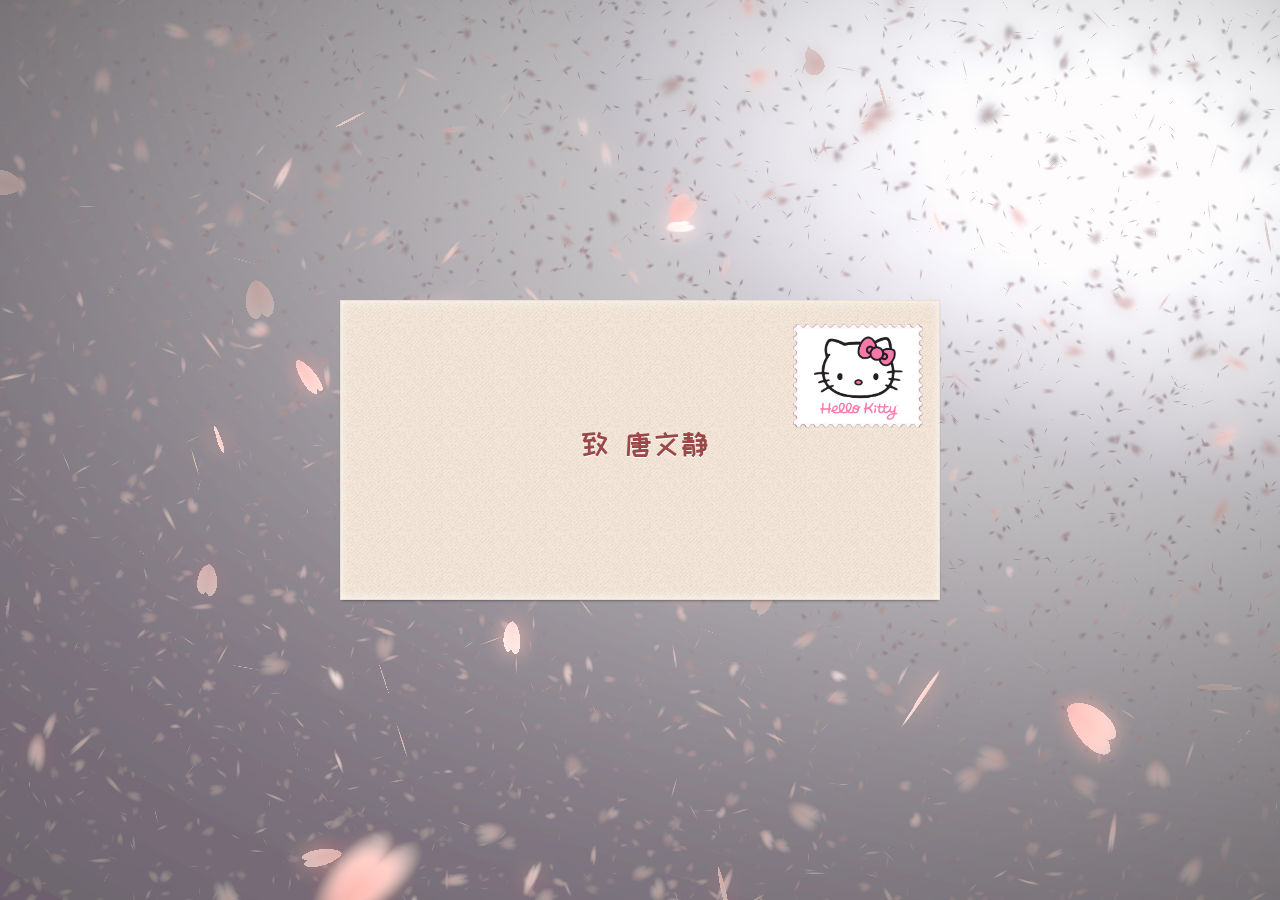
<file: index.html>
<!DOCTYPE html>
<html>

<head>
    <meta http-equiv="Content-Type" content="text/html; charset=UTF-8" />
    <meta http-equiv="X-UA-Compatible" content="IE=edge,chrome=1" />
    <meta name="description" content="Put on headphones" />
    <title>给你的一封信</title>
    <link rel="shortcut icon" type="image/x-icon" href="img/favicon.ico" />
    <link href="https://fonts.googleapis.com/css2?family=Dancing+Script:wght@400;500;600;700&family=Ma+Shan+Zheng&family=ZCOOL+KuaiLe&family=ZCOOL+QingKe+HuangYou&display=swap" rel="stylesheet" />
    <link rel="stylesheet" href="css/main.css" />
    <link rel="stylesheet" href="css/letter.css" />
    <link rel="stylesheet" href="css/sakura.css" />
    <link rel="stylesheet" href="css/typed.css" />
    <link rel="stylesheet" href="css/bgm.css" />
    <script type="text/javascript" src="https://cdn.bootcdn.net/ajax/libs/jquery/3.7.1/jquery.min.js"
        charset="utf-8"></script>
    <script type="text/javascript" src="js/typed.js" charset="utf-8"></script>
</head>

<body class="unselect">
    <div id="jsi-cherry-container">
        <canvas id="sakura"></canvas>
        <div class="heart"></div>
    </div>
    <div id="envelope">
        <section class="container" id="contact">
            <form class="flip">
                <div class="front">
                    <a id="stamp" href="#"><img src="./img/stamp.png" alt="stamp"></a>
                    <span id="recipient"></span>
                </div>
                <div id="content" class="back">
                    <div id="letter">
                        <div class="container">
                            <div class="flip">
                                <div class="front"></div>
                                <div class="back">
                                    <div id="data">
                                        <p class="letter"></p>
                                    </div>
                                    <a id="close" href="#"></a>
                                </div>
                            </div>
                        </div>
                    </div>
                    <div id="top">
                        <a id="wax-half" href="#"></a>
                        <a id="flipback" href="#contact">♥</a>
                    </div>
                    <div id="lid" class="container">
                        <div class="flip">
                            <div class="front">
                                <a id="open" href="#content"><span id="wax"></span></a>
                            </div>
                            <div class="back"></div>
                        </div>
                    </div>
                </div>
            </form>
        </section>
        <div id="footer">
            <audio id="music" preload="auto" loop></audio>
            <a id="music_btn" class="play" href="javascript:playPause();"></a>
        </div>
    </div>
    <!-- sakura shader -->
    <script id="sakura_point_vsh" type="x-shader/x_vertex">
        uniform mat4 uProjection;
        uniform mat4 uModelview;
        uniform vec3 uResolution;
        uniform vec3 uOffset;
        uniform vec3 uDOF;  //x:focus distance, y:focus radius, z:max radius
        uniform vec3 uFade; //x:start distance, y:half distance, z:near fade start

        attribute vec3 aPosition;
        attribute vec3 aEuler;
        attribute vec2 aMisc; //x:size, y:fade

        varying vec3 pposition;
        varying float psize;
        varying float palpha;
        varying float pdist;

        //varying mat3 rotMat;
        varying vec3 normX;
        varying vec3 normY;
        varying vec3 normZ;
        varying vec3 normal;

        varying float diffuse;
        varying float specular;
        varying float rstop;
        varying float distancefade;

        void main(void) {
            // Projection is based on vertical angle
            vec4 pos = uModelview * vec4(aPosition + uOffset, 1.0);
            gl_Position = uProjection * pos;
            gl_PointSize = aMisc.x * uProjection[1][1] / -pos.z * uResolution.y * 0.5;
            
            pposition = pos.xyz;
            psize = aMisc.x;
            pdist = length(pos.xyz);
            palpha = smoothstep(0.0, 1.0, (pdist - 0.1) / uFade.z);
            
            vec3 elrsn = sin(aEuler);
            vec3 elrcs = cos(aEuler);
            mat3 rotx = mat3(
                1.0, 0.0, 0.0,
                0.0, elrcs.x, elrsn.x,
                0.0, -elrsn.x, elrcs.x
            );
            mat3 roty = mat3(
                elrcs.y, 0.0, -elrsn.y,
                0.0, 1.0, 0.0,
                elrsn.y, 0.0, elrcs.y
            );
            mat3 rotz = mat3(
                elrcs.z, elrsn.z, 0.0, 
                -elrsn.z, elrcs.z, 0.0,
                0.0, 0.0, 1.0
            );
            mat3 rotmat = rotx * roty * rotz;
            normal = rotmat[2];
            
            mat3 trrotm = mat3(
                rotmat[0][0], rotmat[1][0], rotmat[2][0],
                rotmat[0][1], rotmat[1][1], rotmat[2][1],
                rotmat[0][2], rotmat[1][2], rotmat[2][2]
            );
            normX = trrotm[0];
            normY = trrotm[1];
            normZ = trrotm[2];
            
            const vec3 lit = vec3(0.6917144638660746, 0.6917144638660746, -0.20751433915982237);
            
            float tmpdfs = dot(lit, normal);
            if(tmpdfs < 0.0) {
                normal = -normal;
                tmpdfs = dot(lit, normal);
            }
            diffuse = 0.4 + tmpdfs;
            
            vec3 eyev = normalize(-pos.xyz);
            if(dot(eyev, normal) > 0.0) {
                vec3 hv = normalize(eyev + lit);
                specular = pow(max(dot(hv, normal), 0.0), 20.0);
            }
            else {
                specular = 0.0;
            }
            
            rstop = clamp((abs(pdist - uDOF.x) - uDOF.y) / uDOF.z, 0.0, 1.0);
            rstop = pow(rstop, 0.5);
            //-0.69315 = ln(0.5)
            distancefade = min(1.0, exp((uFade.x - pdist) * 0.69315 / uFade.y));
        }
    </script>
    <script id="sakura_point_fsh" type="x-shader/x_fragment">
        #ifdef GL_ES
        //precision mediump float;
        precision highp float;
        #endif

        uniform vec3 uDOF;  //x:focus distance, y:focus radius, z:max radius
        uniform vec3 uFade; //x:start distance, y:half distance, z:near fade start

        const vec3 fadeCol = vec3(0.08, 0.03, 0.06);

        varying vec3 pposition;
        varying float psize;
        varying float palpha;
        varying float pdist;

        //varying mat3 rotMat;
        varying vec3 normX;
        varying vec3 normY;
        varying vec3 normZ;
        varying vec3 normal;

        varying float diffuse;
        varying float specular;
        varying float rstop;
        varying float distancefade;

        float ellipse(vec2 p, vec2 o, vec2 r) {
            vec2 lp = (p - o) / r;
            return length(lp) - 1.0;
        }

        void main(void) {
            vec3 p = vec3(gl_PointCoord - vec2(0.5, 0.5), 0.0) * 2.0;
            vec3 d = vec3(0.0, 0.0, -1.0);
            float nd = normZ.z; //dot(-normZ, d);
            if(abs(nd) < 0.0001) discard;
            
            float np = dot(normZ, p);
            vec3 tp = p + d * np / nd;
            vec2 coord = vec2(dot(normX, tp), dot(normY, tp));
            
            //angle = 15 degree
            const float flwrsn = 0.258819045102521;
            const float flwrcs = 0.965925826289068;
            mat2 flwrm = mat2(flwrcs, -flwrsn, flwrsn, flwrcs);
            vec2 flwrp = vec2(abs(coord.x), coord.y) * flwrm;
            
            float r;
            if(flwrp.x < 0.0) {
                r = ellipse(flwrp, vec2(0.065, 0.024) * 0.5, vec2(0.36, 0.96) * 0.5);
            }
            else {
                r = ellipse(flwrp, vec2(0.065, 0.024) * 0.5, vec2(0.58, 0.96) * 0.5);
            }
            
            if(r > rstop) discard;
            
            vec3 col = mix(vec3(1.0, 0.8, 0.75), vec3(1.0, 0.9, 0.87), r);
            float grady = mix(0.0, 1.0, pow(coord.y * 0.5 + 0.5, 0.35));
            col *= vec3(1.0, grady, grady);
            col *= mix(0.8, 1.0, pow(abs(coord.x), 0.3));
            col = col * diffuse + specular;
            
            col = mix(fadeCol, col, distancefade);
            
            float alpha = (rstop > 0.001)? (0.5 - r / (rstop * 2.0)) : 1.0;
            alpha = smoothstep(0.0, 1.0, alpha) * palpha;
            
            gl_FragColor = vec4(col * 0.5, alpha);
        }
    </script>
    <!-- effects -->
    <script id="fx_common_vsh" type="x-shader/x_vertex">
        uniform vec3 uResolution;
        attribute vec2 aPosition;

        varying vec2 texCoord;
        varying vec2 screenCoord;

        void main(void) {
            gl_Position = vec4(aPosition, 0.0, 1.0);
            texCoord = aPosition.xy * 0.5 + vec2(0.5, 0.5);
            screenCoord = aPosition.xy * vec2(uResolution.z, 1.0);
        }
    </script>
    <script id="bg_fsh" type="x-shader/x_fragment">
        #ifdef GL_ES
        //precision mediump float;
        precision highp float;
        #endif

        uniform vec2 uTimes;

        varying vec2 texCoord;
        varying vec2 screenCoord;

        void main(void) {
            vec3 col;
            float c;
            vec2 tmpv = texCoord * vec2(0.8, 1.0) - vec2(0.95, 1.0);
            c = exp(-pow(length(tmpv) * 1.8, 2.0));
            col = mix(vec3(0.02, 0.0, 0.03), vec3(0.96, 0.98, 1.0) * 1.5, c);
            gl_FragColor = vec4(col * 0.5, 1.0);
        }
    </script>
    <script id="fx_brightbuf_fsh" type="x-shader/x_fragment">
        #ifdef GL_ES
        //precision mediump float;
        precision highp float;
        #endif
        uniform sampler2D uSrc;
        uniform vec2 uDelta;

        varying vec2 texCoord;
        varying vec2 screenCoord;

        void main(void) {
            vec4 col = texture2D(uSrc, texCoord);
            gl_FragColor = vec4(col.rgb * 2.0 - vec3(0.5), 1.0);
        }
    </script>
    <script id="fx_dirblur_r4_fsh" type="x-shader/x_fragment">
        #ifdef GL_ES
        //precision mediump float;
        precision highp float;
        #endif
        uniform sampler2D uSrc;
        uniform vec2 uDelta;
        uniform vec4 uBlurDir; //dir(x, y), stride(z, w)

        varying vec2 texCoord;
        varying vec2 screenCoord;

        void main(void) {
            vec4 col = texture2D(uSrc, texCoord);
            col = col + texture2D(uSrc, texCoord + uBlurDir.xy * uDelta);
            col = col + texture2D(uSrc, texCoord - uBlurDir.xy * uDelta);
            col = col + texture2D(uSrc, texCoord + (uBlurDir.xy + uBlurDir.zw) * uDelta);
            col = col + texture2D(uSrc, texCoord - (uBlurDir.xy + uBlurDir.zw) * uDelta);
            gl_FragColor = col / 5.0;
        }
    </script>
    <!-- effect fragment shader template -->
    <script id="fx_common_fsh" type="x-shader/x_fragment">
        #ifdef GL_ES
        //precision mediump float;
        precision highp float;
        #endif
        uniform sampler2D uSrc;
        uniform vec2 uDelta;

        varying vec2 texCoord;
        varying vec2 screenCoord;

        void main(void) {
            gl_FragColor = texture2D(uSrc, texCoord);
        }
    </script>
    <!-- post processing -->
    <script id="pp_final_vsh" type="x-shader/x_vertex">
        uniform vec3 uResolution;
        attribute vec2 aPosition;
        varying vec2 texCoord;
        varying vec2 screenCoord;
        void main(void) {
            gl_Position = vec4(aPosition, 0.0, 1.0);
            texCoord = aPosition.xy * 0.5 + vec2(0.5, 0.5);
            screenCoord = aPosition.xy * vec2(uResolution.z, 1.0);
        }
    </script>
    <script id="pp_final_fsh" type="x-shader/x_fragment">
        #ifdef GL_ES
        //precision mediump float;
        precision highp float;
        #endif
        uniform sampler2D uSrc;
        uniform sampler2D uBloom;
        uniform vec2 uDelta;
        varying vec2 texCoord;
        varying vec2 screenCoord;
        void main(void) {
            vec4 srccol = texture2D(uSrc, texCoord) * 2.0;
            vec4 bloomcol = texture2D(uBloom, texCoord);
            vec4 col;
            col = srccol + bloomcol * (vec4(1.0) + srccol);
            col *= smoothstep(1.0, 0.0, pow(length((texCoord - vec2(0.5)) * 2.0), 1.2) * 0.5);
            col = pow(col, vec4(0.45454545454545)); //(1.0 / 2.2)
            
            gl_FragColor = vec4(col.rgb, 1.0);
            gl_FragColor.a = 1.0;
        }
    </script>
</body>
<script type="text/javascript" src="js/sakura.js" charset="utf-8"></script>
<script type="text/javascript" src="js/letter.js" charset="utf-8"></script>
<script type="text/javascript" src="js/main.js" charset="utf-8"></script>

</html>
</file>
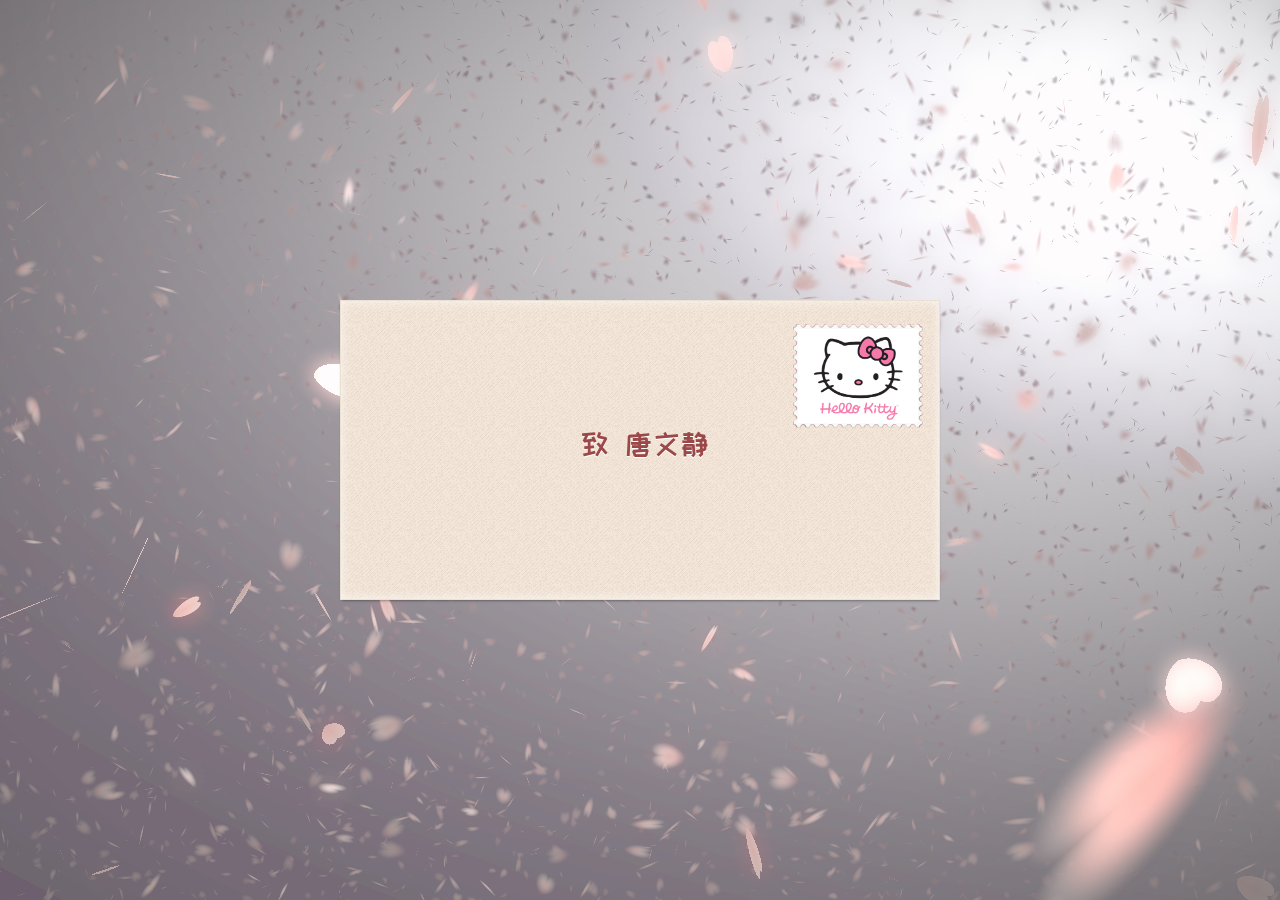
<file: index_original_backup.html>
<!DOCTYPE html>
<html>

<head>
    <meta http-equiv="Content-Type" content="text/html; charset=UTF-8" />
    <meta http-equiv="X-UA-Compatible" content="IE=edge,chrome=1" />
    <meta name="viewport" content="width=device-width, initial-scale=1.0" />
    <meta name="description" content="Put on headphones" />
    <title>eLuvLetter</title>
    <link rel="shortcut icon" type="image/x-icon" href="img/favicon.ico" />
    <link href="https://fonts.googleapis.com/css2?family=Dancing+Script:wght@400;500;600;700&family=Ma+Shan+Zheng&family=ZCOOL+KuaiLe&family=ZCOOL+QingKe+HuangYou&display=swap" rel="stylesheet">
    <link rel="stylesheet" href="css/main.css" />
    <link rel="stylesheet" href="css/letter.css" />
    <link rel="stylesheet" href="css/sakura.css" />
    <link rel="stylesheet" href="css/typed.css" />
    <link rel="stylesheet" href="css/bgm.css" />
    <script type="text/javascript" src="https://cdn.bootcdn.net/ajax/libs/jquery/3.7.1/jquery.min.js"
        charset="utf-8"></script>
    <script type="text/javascript" src="js/typed.js" charset="utf-8"></script>
</head>

<body class="unselect">
    <div id="jsi-cherry-container">
        <canvas id="sakura"></canvas>
    </div>
    <div id="envelope">
        <section class="container" id="contact">
            <form class="flip">
                <div class="front">
                    <a id="stamp" href="#"><img src="./img/hello kitty.png" alt="stamp"></a>
                    <span id="recipient"></span>
                </div>
                <div id="content" class="back">
                    <div id="letter">
                        <div class="container">
                            <div class="flip">
                                <div class="front"></div>
                                <div class="back">
                                    <div id="data">
                                        <p class="letter"></p>
                                    </div>
                                    <a id="close" href="#"></a>
                                </div>
                            </div>
                        </div>
                    </div>
                    <div id="top">
                        <a id="wax-half" href="#"></a>
                        <a id="flipback" href="#contact">♥</a>
                    </div>
                    <div id="lid" class="container">
                        <div class="flip">
                            <div class="front">
                                <a id="open" href="#content"><span id="wax"></span></a>
                            </div>
                            <div class="back"></div>
                        </div>
                    </div>
                </div>
            </form>
        </section>
        <div id="footer">
            <audio id="music" preload="auto" loop></audio>
            <a id="music_btn" class="play" href="javascript:playPause();"></a>
        </div>
    </div>
    <!-- sakura shader -->
    <script id="sakura_point_vsh" type="x-shader/x_vertex">
        uniform mat4 uProjection;
        uniform mat4 uModelview;
        uniform vec3 uResolution;
        uniform vec3 uOffset;
        uniform vec3 uDOF;  //x:focus distance, y:focus radius, z:max radius
        uniform vec3 uFade; //x:start distance, y:half distance, z:near fade start

        attribute vec3 aPosition;
        attribute vec3 aEuler;
        attribute vec2 aMisc; //x:size, y:fade

        varying vec3 pposition;
        varying float psize;
        varying float palpha;
        varying float pdist;

        //varying mat3 rotMat;
        varying vec3 normX;
        varying vec3 normY;
        varying vec3 normZ;
        varying vec3 normal;

        varying float diffuse;
        varying float specular;
        varying float rstop;
        varying float distancefade;

        void main(void) {
            // Projection is based on vertical angle
            vec4 pos = uModelview * vec4(aPosition + uOffset, 1.0);
            gl_Position = uProjection * pos;
            gl_PointSize = aMisc.x * uProjection[1][1] / -pos.z * uResolution.y * 0.5;
            
            pposition = pos.xyz;
            psize = aMisc.x;
            pdist = length(pos.xyz);
            palpha = smoothstep(0.0, 1.0, (pdist - 0.1) / uFade.z);
            
            vec3 elrsn = sin(aEuler);
            vec3 elrcs = cos(aEuler);
            mat3 rotx = mat3(
                1.0, 0.0, 0.0,
                0.0, elrcs.x, elrsn.x,
                0.0, -elrsn.x, elrcs.x
            );
            mat3 roty = mat3(
                elrcs.y, 0.0, -elrsn.y,
                0.0, 1.0, 0.0,
                elrsn.y, 0.0, elrcs.y
            );
            mat3 rotz = mat3(
                elrcs.z, elrsn.z, 0.0, 
                -elrsn.z, elrcs.z, 0.0,
                0.0, 0.0, 1.0
            );
            mat3 rotmat = rotx * roty * rotz;
            normal = rotmat[2];
            
            mat3 trrotm = mat3(
                rotmat[0][0], rotmat[1][0], rotmat[2][0],
                rotmat[0][1], rotmat[1][1], rotmat[2][1],
                rotmat[0][2], rotmat[1][2], rotmat[2][2]
            );
            normX = trrotm[0];
            normY = trrotm[1];
            normZ = trrotm[2];
            
            const vec3 lit = vec3(0.6917144638660746, 0.6917144638660746, -0.20751433915982237);
            
            float tmpdfs = dot(lit, normal);
            if(tmpdfs < 0.0) {
                normal = -normal;
                tmpdfs = dot(lit, normal);
            }
            diffuse = 0.4 + tmpdfs;
            
            vec3 eyev = normalize(-pos.xyz);
            if(dot(eyev, normal) > 0.0) {
                vec3 hv = normalize(eyev + lit);
                specular = pow(max(dot(hv, normal), 0.0), 20.0);
            }
            else {
                specular = 0.0;
            }
            
            rstop = clamp((abs(pdist - uDOF.x) - uDOF.y) / uDOF.z, 0.0, 1.0);
            rstop = pow(rstop, 0.5);
            //-0.69315 = ln(0.5)
            distancefade = min(1.0, exp((uFade.x - pdist) * 0.69315 / uFade.y));
        }
    </script>
    <script id="sakura_point_fsh" type="x-shader/x_fragment">
        #ifdef GL_ES
        //precision mediump float;
        precision highp float;
        #endif

        uniform vec3 uDOF;  //x:focus distance, y:focus radius, z:max radius
        uniform vec3 uFade; //x:start distance, y:half distance, z:near fade start

        const vec3 fadeCol = vec3(0.08, 0.03, 0.06);

        varying vec3 pposition;
        varying float psize;
        varying float palpha;
        varying float pdist;

        //varying mat3 rotMat;
        varying vec3 normX;
        varying vec3 normY;
        varying vec3 normZ;
        varying vec3 normal;

        varying float diffuse;
        varying float specular;
        varying float rstop;
        varying float distancefade;

        float ellipse(vec2 p, vec2 o, vec2 r) {
            vec2 lp = (p - o) / r;
            return length(lp) - 1.0;
        }

        void main(void) {
            vec3 p = vec3(gl_PointCoord - vec2(0.5, 0.5), 0.0) * 2.0;
            vec3 d = vec3(0.0, 0.0, -1.0);
            float nd = normZ.z; //dot(-normZ, d);
            if(abs(nd) < 0.0001) discard;
            
            float np = dot(normZ, p);
            vec3 tp = p + d * np / nd;
            vec2 coord = vec2(dot(normX, tp), dot(normY, tp));
            
            //angle = 15 degree
            const float flwrsn = 0.258819045102521;
            const float flwrcs = 0.965925826289068;
            mat2 flwrm = mat2(flwrcs, -flwrsn, flwrsn, flwrcs);
            vec2 flwrp = vec2(abs(coord.x), coord.y) * flwrm;
            
            float r;
            if(flwrp.x < 0.0) {
                r = ellipse(flwrp, vec2(0.065, 0.024) * 0.5, vec2(0.36, 0.96) * 0.5);
            }
            else {
                r = ellipse(flwrp, vec2(0.065, 0.024) * 0.5, vec2(0.58, 0.96) * 0.5);
            }
            
            if(r > rstop) discard;
            
            vec3 col = mix(vec3(1.0, 0.8, 0.75), vec3(1.0, 0.9, 0.87), r);
            float grady = mix(0.0, 1.0, pow(coord.y * 0.5 + 0.5, 0.35));
            col *= vec3(1.0, grady, grady);
            col *= mix(0.8, 1.0, pow(abs(coord.x), 0.3));
            col = col * diffuse + specular;
            
            col = mix(fadeCol, col, distancefade);
            
            float alpha = (rstop > 0.001)? (0.5 - r / (rstop * 2.0)) : 1.0;
            alpha = smoothstep(0.0, 1.0, alpha) * palpha;
            
            gl_FragColor = vec4(col * 0.5, alpha);
        }
    </script>
    <!-- effects -->
    <script id="fx_common_vsh" type="x-shader/x_vertex">
        uniform vec3 uResolution;
        attribute vec2 aPosition;

        varying vec2 texCoord;
        varying vec2 screenCoord;

        void main(void) {
            gl_Position = vec4(aPosition, 0.0, 1.0);
            texCoord = aPosition.xy * 0.5 + vec2(0.5, 0.5);
            screenCoord = aPosition.xy * vec2(uResolution.z, 1.0);
        }
    </script>
    <script id="bg_fsh" type="x-shader/x_fragment">
        #ifdef GL_ES
        //precision mediump float;
        precision highp float;
        #endif

        uniform vec2 uTimes;

        varying vec2 texCoord;
        varying vec2 screenCoord;

        void main(void) {
            vec3 col;
            float c;
            vec2 tmpv = texCoord * vec2(0.8, 1.0) - vec2(0.95, 1.0);
            c = exp(-pow(length(tmpv) * 1.8, 2.0));
            col = mix(vec3(0.02, 0.0, 0.03), vec3(0.96, 0.98, 1.0) * 1.5, c);
            gl_FragColor = vec4(col * 0.5, 1.0);
        }
    </script>
    <script id="fx_brightbuf_fsh" type="x-shader/x_fragment">
        #ifdef GL_ES
        //precision mediump float;
        precision highp float;
        #endif
        uniform sampler2D uSrc;
        uniform vec2 uDelta;

        varying vec2 texCoord;
        varying vec2 screenCoord;

        void main(void) {
            vec4 col = texture2D(uSrc, texCoord);
            gl_FragColor = vec4(col.rgb * 2.0 - vec3(0.5), 1.0);
        }
    </script>
    <script id="fx_dirblur_r4_fsh" type="x-shader/x_fragment">
        #ifdef GL_ES
        //precision mediump float;
        precision highp float;
        #endif
        uniform sampler2D uSrc;
        uniform vec2 uDelta;
        uniform vec4 uBlurDir; //dir(x, y), stride(z, w)

        varying vec2 texCoord;
        varying vec2 screenCoord;

        void main(void) {
            vec4 col = texture2D(uSrc, texCoord);
            col = col + texture2D(uSrc, texCoord + uBlurDir.xy * uDelta);
            col = col + texture2D(uSrc, texCoord - uBlurDir.xy * uDelta);
            col = col + texture2D(uSrc, texCoord + (uBlurDir.xy + uBlurDir.zw) * uDelta);
            col = col + texture2D(uSrc, texCoord - (uBlurDir.xy + uBlurDir.zw) * uDelta);
            gl_FragColor = col / 5.0;
        }
    </script>
    <!-- effect fragment shader template -->
    <script id="fx_common_fsh" type="x-shader/x_fragment">
        #ifdef GL_ES
        //precision mediump float;
        precision highp float;
        #endif
        uniform sampler2D uSrc;
        uniform vec2 uDelta;

        varying vec2 texCoord;
        varying vec2 screenCoord;

        void main(void) {
            gl_FragColor = texture2D(uSrc, texCoord);
        }
    </script>
    <!-- post processing -->
    <script id="pp_final_vsh" type="x-shader/x_vertex">
        uniform vec3 uResolution;
        attribute vec2 aPosition;
        varying vec2 texCoord;
        varying vec2 screenCoord;
        void main(void) {
            gl_Position = vec4(aPosition, 0.0, 1.0);
            texCoord = aPosition.xy * 0.5 + vec2(0.5, 0.5);
            screenCoord = aPosition.xy * vec2(uResolution.z, 1.0);
        }
    </script>
    <script id="pp_final_fsh" type="x-shader/x_fragment">
        #ifdef GL_ES
        //precision mediump float;
        precision highp float;
        #endif
        uniform sampler2D uSrc;
        uniform sampler2D uBloom;
        uniform vec2 uDelta;
        varying vec2 texCoord;
        varying vec2 screenCoord;
        void main(void) {
            vec4 srccol = texture2D(uSrc, texCoord) * 2.0;
            vec4 bloomcol = texture2D(uBloom, texCoord);
            vec4 col;
            col = srccol + bloomcol * (vec4(1.0) + srccol);
            col *= smoothstep(1.0, 0.0, pow(length((texCoord - vec2(0.5)) * 2.0), 1.2) * 0.5);
            col = pow(col, vec4(0.45454545454545)); //(1.0 / 2.2)
            
            gl_FragColor = vec4(col.rgb, 1.0);
            gl_FragColor.a = 1.0;
        }
    </script>
</body>
<script type="text/javascript" src="js/sakura.js" charset="utf-8"></script>
<script type="text/javascript" src="js/letter.js" charset="utf-8"></script>
<script type="text/javascript" src="js/main.js" charset="utf-8"></script>

</html>
</file>
<file: css/main.css>
@font-face {
    font-family: 'Satisfy';
    font-style: normal;
    font-weight: 400;
    src: local('Satisfy Regular'), local('Satisfy-Regular'), url(../font/op.woff2) format('woff2');
    unicode-range: U+0000-00FF, U+0131, U+0152-0153, U+02BB-02BC, U+02C6, U+02DA, U+02DC, U+2000-206F, U+2074, U+20AC, U+2122, U+2191, U+2193, U+2212, U+2215, U+FEFF, U+FFFD;
}

/* reset */
html,
body,
div,
span,
applet,
object,
iframe,
h1,
h2,
h3,
h4,
h5,
h6,
p,
blockquote,
pre,
a,
abbr,
acronym,
address,
big,
cite,
code,
del,
dfn,
em,
img,
ins,
kbd,
q,
s,
samp,
small,
strike,
strong,
sub,
sup,
tt,
var,
b,
u,
i,
center,
dl,
dt,
dd,
ol,
ul,
li,
fieldset,
form,
label,
legend,
table,
caption,
tbody,
tfoot,
thead,
tr,
th,
td,
article,
aside,
canvas,
details,
embed,
figure,
figcaption,
footer,
header,
hgroup,
menu,
nav,
output,
ruby,
section,
summary,
time,
mark,
audio,
video {
    margin: 0;
    padding: 0;
    border: 0;
    font: inherit;
    font-size: 100%;
    vertical-align: baseline;
}

article,
aside,
details,
figcaption,
figure,
footer,
header,
hgroup,
menu,
nav,
section,
summary {
    display: block;
}

html {
    line-height: 1;
    -ms-content-zooming: none;
}

/* body */
body {
    font-family: 'Dancing Script', 'Satisfy', 'ZCOOL KuaiLe', 'ZCOOL QingKe HuangYou', 'Ma Shan Zheng', 'STKaiti', 'KaiTi', cursive, serif;
    color: #837362;
    background: #fbf8f7;
    opacity: 0;
}

/* links */
a {
    color: #9b4849;
    text-decoration: none;
    display: block;
}

.unselect {
    -webkit-user-select: none;
    -moz-user-select: none;
    -khtml-user-select: none;
    -ms-user-select: none;
    -o-user-select: none;
    user-select: none;
}
</file>
<file: css/letter.css>
#wax {
	display: block;
	width: 150px;
	height: 150px;
	background: url(../img/wax.png) no-repeat;
}

#wax-half {
	display: none;
	margin: 0 auto;
	margin-top: 45px;
	margin-bottom: -120px;
	width: 139px;
	height: 75px;
	background: url(../img/wax.png) no-repeat;
	background-position-y: -80px;
}

#stamp {
	float: right;
	display: block;
	width: 135px;
	height: 110px;
	margin-top: -100px;
	margin-right: -7px;
	background: url(../img/stamp-base.png) no-repeat;
}

#stamp img {
	display: block;
	margin: 8% auto;
	height: 82%;
}

#recipient {
	font-size: 1.5em;
	line-height: 1.6;
	float: left;
	cursor: default;
	user-select: none;
	-webkit-user-select: none;
	-moz-user-select: none;
	-o-user-select: none;
	color: #9b4849;
}

#envelope {
	display: none;
}

#open {
	width: 150px;
	text-align: center;
	margin-top: 50px;
	margin-left: 200px;
}

#flipback {
	position: fixed;
	bottom: 5px;
	right: 3px;
	font-size: 20px;
}

#close {
	position: absolute;
	bottom: 0px;
	right: 0px;
	display: block;
	width: 100%;
	height: 100%;
	cursor: grab;
}

/**************container***************/
section.container {
	position: relative;
	width: 600px;
	height: 300px;
	margin: 280px auto 0;
	perspective: 1000px;
	-webkit-perspective: 1000px;
	-moz-perspective: 1000px;
}

section.container>form.flip {
	width: 100%;
	height: 100%;
	position: absolute;
	transform: rotateY(180deg);
	-webkit-transform: rotateY(180deg);
	-moz-transform: rotateY(180deg);
	transform-style: preserve-3d;
	-webkit-transform-style: preserve-3d;
	-moz-transform-style: preserve-3d;
	transition: transform 0.7s 0s;
	-webkit-transition: -webkit-transform 0.7s 0s;
	-moz-transition: -moz-transform 0.7s 0s;
	transform-origin: center center;
	-webkit-transform-origin: center center;
	-moz-transform-origin: center center;
}

section.container>form.flip>.front,
section.container>form.flip>.back {
	position: absolute;
	width: 100%;
	height: 100%;
	backface-visibility: hidden;
	-webkit-backface-visibility: hidden;
	-moz-backface-visibility: hidden;
}

section.container>form.flip>.back {
	transform: rotateY(180deg);
	-webkit-transform: rotateY(180deg);
	-moz-transform: rotateY(180deg);
	background: #837362;
	box-shadow: inset 0 10px 30px -10px rgba(0, 0, 0, 0.3), inset 0 1px 0 rgba(0, 0, 0, 0.2), inset 0 2px 0 rgba(255, 255, 255, 0.2);
}

section.container:target>form.flip {
	transform: rotateY(0deg);
	-webkit-transform: rotateY(0deg);
	-moz-transform: rotateY(0deg);
}

.no-csstransforms3d section.container:target>form.flip>.back {
	display: none;
}

/* lid */
.container#lid {
	position: relative;
	width: 100%;
	height: 50%;
	perspective: 800px;
	-webkit-perspective: 800px;
	-moz-perspective: 800px;
	z-index: 2;
	transition: z-index 0s 1s;
	-webkit-transition: z-index 0s 1s;
	-moz-transition: z-index 0s 1s;
}

.no-csstransforms3d .container#lid {
	transition: none;
	-webkit-transition: none;
	-moz-transition: none;
}

#content:target .container#lid {
	z-index: -1;
	transition: z-index 0s .5s;
	-webkit-transition: z-index 0s .5s;
	-moz-transition: z-index 0s .5s;
}

.no-csstransforms3d #content:target .container#lid {
	transition: none;
	-webkit-transition: none;
	-moz-transition: none;
}

.no-csstransforms3d .container#lid .back {
	display: none;
}

.no-csstransforms3d #content:target .container#lid .back {
	display: block;
	top: -150px;
}

/* flip */
#lid .flip {
	width: 100%;
	height: 100%;
}

#lid .flip {
	position: absolute;
	transform-style: preserve-3d;
	-webkit-transform-style: preserve-3d;
	-moz-transform-style: preserve-3d;
	transition: transform 0.5s 1s;
	-webkit-transition: -webkit-transform 0.5s 1s;
	-moz-transition: -moz-transform 0.5s 1s;
	transform-origin: left top;
	-webkit-transform-origin: left top;
	-moz-transform-origin: left top;
}

#lid .flip>.front,
#lid .flip>.back {
	position: absolute;
	width: 100%;
	height: 100%;
	backface-visibility: hidden;
	-webkit-backface-visibility: hidden;
	-moz-backface-visibility: hidden;
}

#lid .flip>.back {
	transform: rotateX(180deg);
	-webkit-transform: rotateX(180deg);
	-moz-transform: rotateX(180deg);
}

#content:target #lid .flip {
	transform: rotateX(180deg);
	-webkit-transform: rotateX(180deg);
	-moz-transform: rotateX(180deg);
	transition-duration: 0.5s;
	-webkit-transition-duration: 0.5s;
	-moz-transition-duration: 0.5s;
	transition-delay: 0s;
	-webkit-transition-delay: 0s;
	-moz-transition-delay: 0s;
}

#letter .flip>div,
#lid .flip>div,
section.container>form.flip>div {
	box-sizing: border-box;
	-webkit-box-sizing: border-box;
	-moz-box-sizing: border-box;
}

#lid .flip .front,
section.container>form.flip .front {
	background: beige url("../img/texture.png");
	border: 1px #eae1d5 solid;
	box-shadow: inset 0 0 10px 1px rgba(255, 255, 255, 0.6), 0 2px 3px -2px rgba(0, 0, 0, 0.6);
	padding: 20px 30px;
	color: #837362;
	text-shadow: 0 1px 0 #fff, 0 1px 0 #fff;
}

section.container>form.flip>.front {
	font-size: 1.25em;
	background: beige url("../img/texture.png");
	padding: 120px 20px 20px 40%;
	border: 1px #eae1d5 solid;
}

#lid .flip .front {
	font-size: 1.25em;
	border-radius: 0 0 40px 40px;
}

#lid .flip .back {
	background: #837362;
	border-radius: 40px 40px 0 0;
	border: 35px solid rgba(255, 255, 255, 0.1);
	border-bottom: none;
	box-shadow: inset 0 10px 30px 10px rgba(0, 0, 0, 0.1);
}

/* top */
#top {
	text-align: right;
	background: beige url("../img/texture.png");
	background: -moz-linear-gradient(top, rgba(255, 255, 255, 0) 0%, rgba(163, 140, 130, 0.17) 100%), url("../img/texture.png");
	background: -webkit-gradient(linear, left top, left bottom, color-stop(0%, rgba(255, 255, 255, 0)), color-stop(100%, rgba(163, 140, 130, 0.17))), url("../img/texture.png");
	background: -webkit-linear-gradient(top, rgba(255, 255, 255, 0) 0%, rgba(163, 140, 130, 0.17) 100%), url("../img/texture.png");
	background: -o-linear-gradient(top, rgba(255, 255, 255, 0) 0%, rgba(163, 140, 130, 0.17) 100%), url("../img/texture.png");
	background: -ms-linear-gradient(top, rgba(255, 255, 255, 0) 0%, rgba(163, 140, 130, 0.17) 100%), url("../img/texture.png");
	box-sizing: border-box;
	-webkit-box-sizing: border-box;
	-moz-box-sizing: border-box;
	width: 100%;
	height: 65%;
	position: absolute;
	left: 0;
	bottom: 0;
	z-index: 1;
	border: 1px #eae1d5 solid;
	box-shadow: inset 0 0 10px 1px rgba(255, 255, 255, 0.6), 0 -2px 4px -3px rgba(0, 0, 0, 0.75), 0 2px 3px -2px rgba(0, 0, 0, 0.6);
}

/* data */
#data {
	height: 210px;
	overflow-y: auto;
	touch-action: pan-y;
}

#data::-webkit-scrollbar {
	width: 11px;
}

#data::-webkit-scrollbar-thumb {
	background: #908172;
	border-radius: 5px;
}

#data::-webkit-scrollbar-track {
	border-radius: 10px;
	background-color: #eae1d5;
}

/* letter */
#letter {
	background: #fafafa;
	width: 90%;
	height: 95%;
	position: absolute;
	left: 5%;
	top: 5%;
	z-index: 0;
	transition: 0s 0s;
	-webkit-transition: .5s .5s;
	-moz-transition: .5s .5s;
	-o-transition: 0s 0s;
}

#content:target #letter {
	top: -40%;
	transition: .5s .5s;
	-webkit-transition: .5s .5s;
	-moz-transition: .5s .5s;
	-o-transition: .5s .5s;
}

#letter .container {
	position: absolute;
	width: 100%;
	perspective: 800px;
	-webkit-perspective: 800px;
	-moz-perspective: 800px;
	top: 0;
	left: 0;
	transition: 0s 0s;
	-webkit-transition: 0s 0s;
	-moz-transition: 0s 0s;
	z-index: 1;
}

#letter .flip {
	width: 100%;
	height: 100%;
}

#letter .flip {
	position: absolute;
	transform-style: preserve-3d;
	-webkit-transform-style: preserve-3d;
	-moz-transform-style: preserve-3d;
	transition: transform 0.5s 0s;
	-webkit-transition: -webkit-transform 0.5s 0s;
	-moz-transition: -moz-transform 0.5s 0s;
	transform-origin: left top;
	-webkit-transform-origin: left top;
	-moz-transform-origin: left top;
}

#letter .flip>.front,
#letter .flip>.back {
	position: absolute;
	width: 100%;
	height: 100%;
	backface-visibility: hidden;
	-webkit-backface-visibility: hidden;
	-moz-backface-visibility: hidden;
}

#letter .flip>.back {
	transform: rotateX(180deg);
	-webkit-transform: rotateX(180deg);
	-moz-transform: rotateX(180deg);
}

#content:target #letter .flip {
	transform: rotateX(180deg);
	-webkit-transform: rotateX(180deg);
	-moz-transform: rotateX(180deg);
	transition-duration: 0.5s;
	-webkit-transition-duration: 0.5s;
	-moz-transition-duration: 0.5s;
	transition-delay: 1s;
	-webkit-transition-delay: 1s;
	-moz-transition-delay: 1s;
}

#content:target #letter .container {
	z-index: -1;
	transition: z-index 0s 1.5s;
	-webkit-transition: z-index 0s 1.5s;
	-moz-transition: z-index 0s 1.5s;
}

#letter .flip .front {
	background: #fafafa;
	box-shadow: 0 2px 3px 0 rgba(0, 0, 0, 0.2);
}

.no-csstransforms3d #content:target #letter .flip .front {
	display: none;
}

#letter .flip .back {
	background: #fafafa;
	background: -webkit-linear-gradient(top, #fafafa 90%, #f7f7f7 100%);
	background: -moz-linear-gradient(top, #fafafa 80%, #f7f7f7 100%);
	padding: 40px 40px 0;
	font-size: 18px;
	line-height: 1.6;
	font-family: 'Dancing Script', 'Satisfy', 'ZCOOL KuaiLe', 'ZCOOL QingKe HuangYou', 'Ma Shan Zheng', 'STKaiti', 'KaiTi', cursive, serif;
	border-bottom: 1px solid rgba(255, 255, 255, 0.5);
	box-shadow: 0 -5px 8px -4px rgba(0, 0, 0, 0.15);
}

.no-csstransforms3d #content:target #letter .flip .back {
	top: -140px;
}

.letter {
	font-family: cursive;
}
</file>
<file: css/sakura.css>
html {
    overscroll-behavior: none;
    touch-action: pan-y;
}

#jsi-cherry-container {
    position: fixed;
    top: 0;
    width: 100%;
    height: 100%;
    margin: 0;
    padding: 0;
    background-color: transparent;
    overflow: hidden;
    opacity: 0.618;
    z-index: 99;
}

canvas {
    position: fixed;
    padding: 0;
    margin: 0;
    width: 100%;
    height: 100%;
    z-index: -1;
    top: 0;
}

@keyframes heartbit {
    0% {
        transform: rotate(45deg) scale(0.5);
    }

    100% {
        transform: rotate(45deg) scale(1);
    }
}

.heart {
    width: 200px;
    height: 200px;
    background: #e74949;
    position: absolute;
    transform: rotate(45deg) scale(0.5);
    animation: heartbit 0.5s alternate infinite;
}

.heart::before {
    content: '';
    width: 200px;
    height: 100px;
    background: #e74949;
    position: absolute;
    left: 0;
    top: -99px;
    border-radius: 100px 100px 0 0;
}

.heart::after {
    content: '';
    width: 100px;
    height: 200px;
    background: #e74949;
    position: absolute;
    left: -99px;
    top: 0;
    border-radius: 100px 0 0 100px;
}
</file>
<file: css/typed.css>
.typed-cursor {
    opacity: 0;
    animation: blink 0.7s infinite;
    -webkit-animation: blink 0.7s infinite;
    -moz-animation: blink 0.7s infinite;
}

@keyframes blink {
    0% {
        opacity: 0;
    }

    50% {
        opacity: 0;
    }

    100% {
        opacity: 0;
    }
}

@-webkit-keyframes blink {
    0% {
        opacity: 0;
    }

    50% {
        opacity: 0;
    }

    100% {
        opacity: 0;
    }
}

@-moz-keyframes blink {
    0% {
        opacity: 0;
    }

    50% {
        opacity: 0;
    }

    100% {
        opacity: 0;
    }
}
</file>
<file: css/bgm.css>
#footer {
    position: fixed;
    top: 10px;
    right: 10px;
}

#music_btn {
    position: relative;
    margin: 0 auto;
    display: none;
    width: 40px;
    height: 40px;
    cursor: pointer;
    background: url(../img/bgm.png) no-repeat;
}

.play {
    background-position-y: 0px !important;
}

.mute {
    background-position-y: -40px !important;

}
</file>
